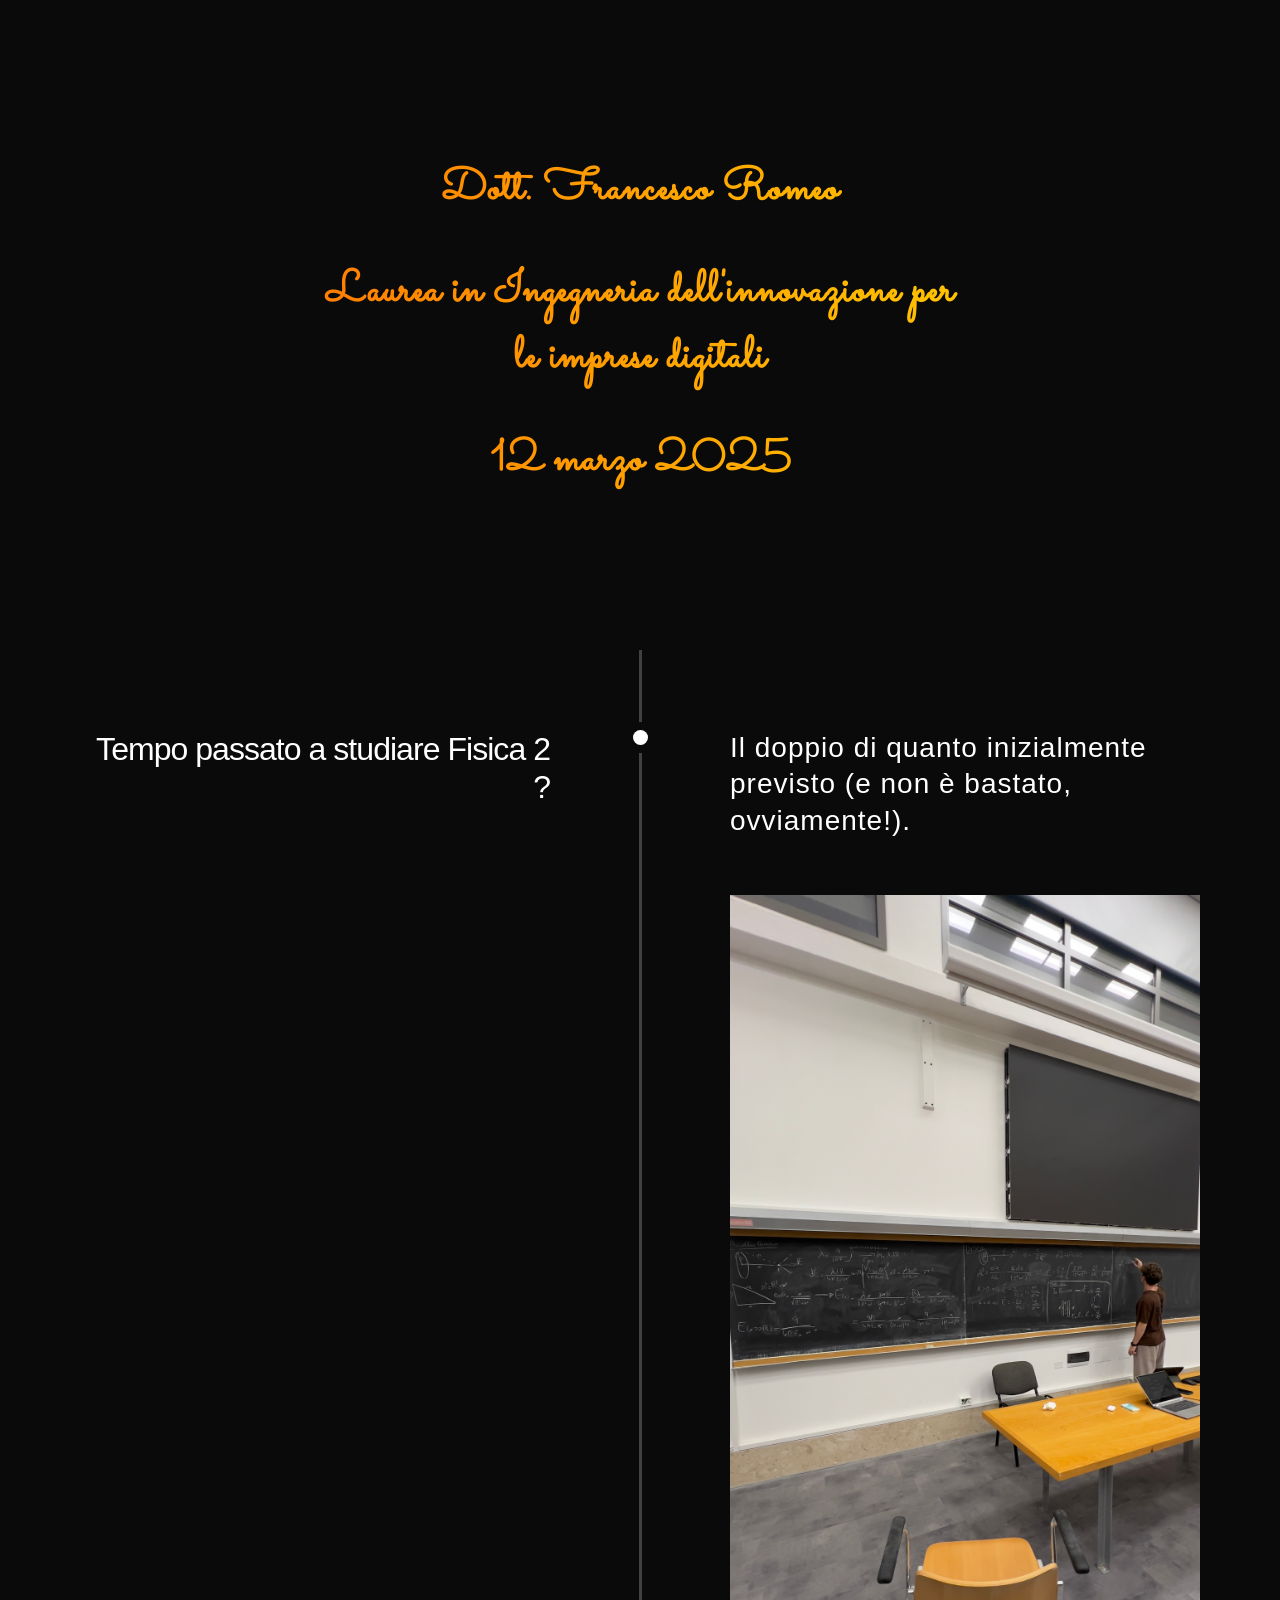
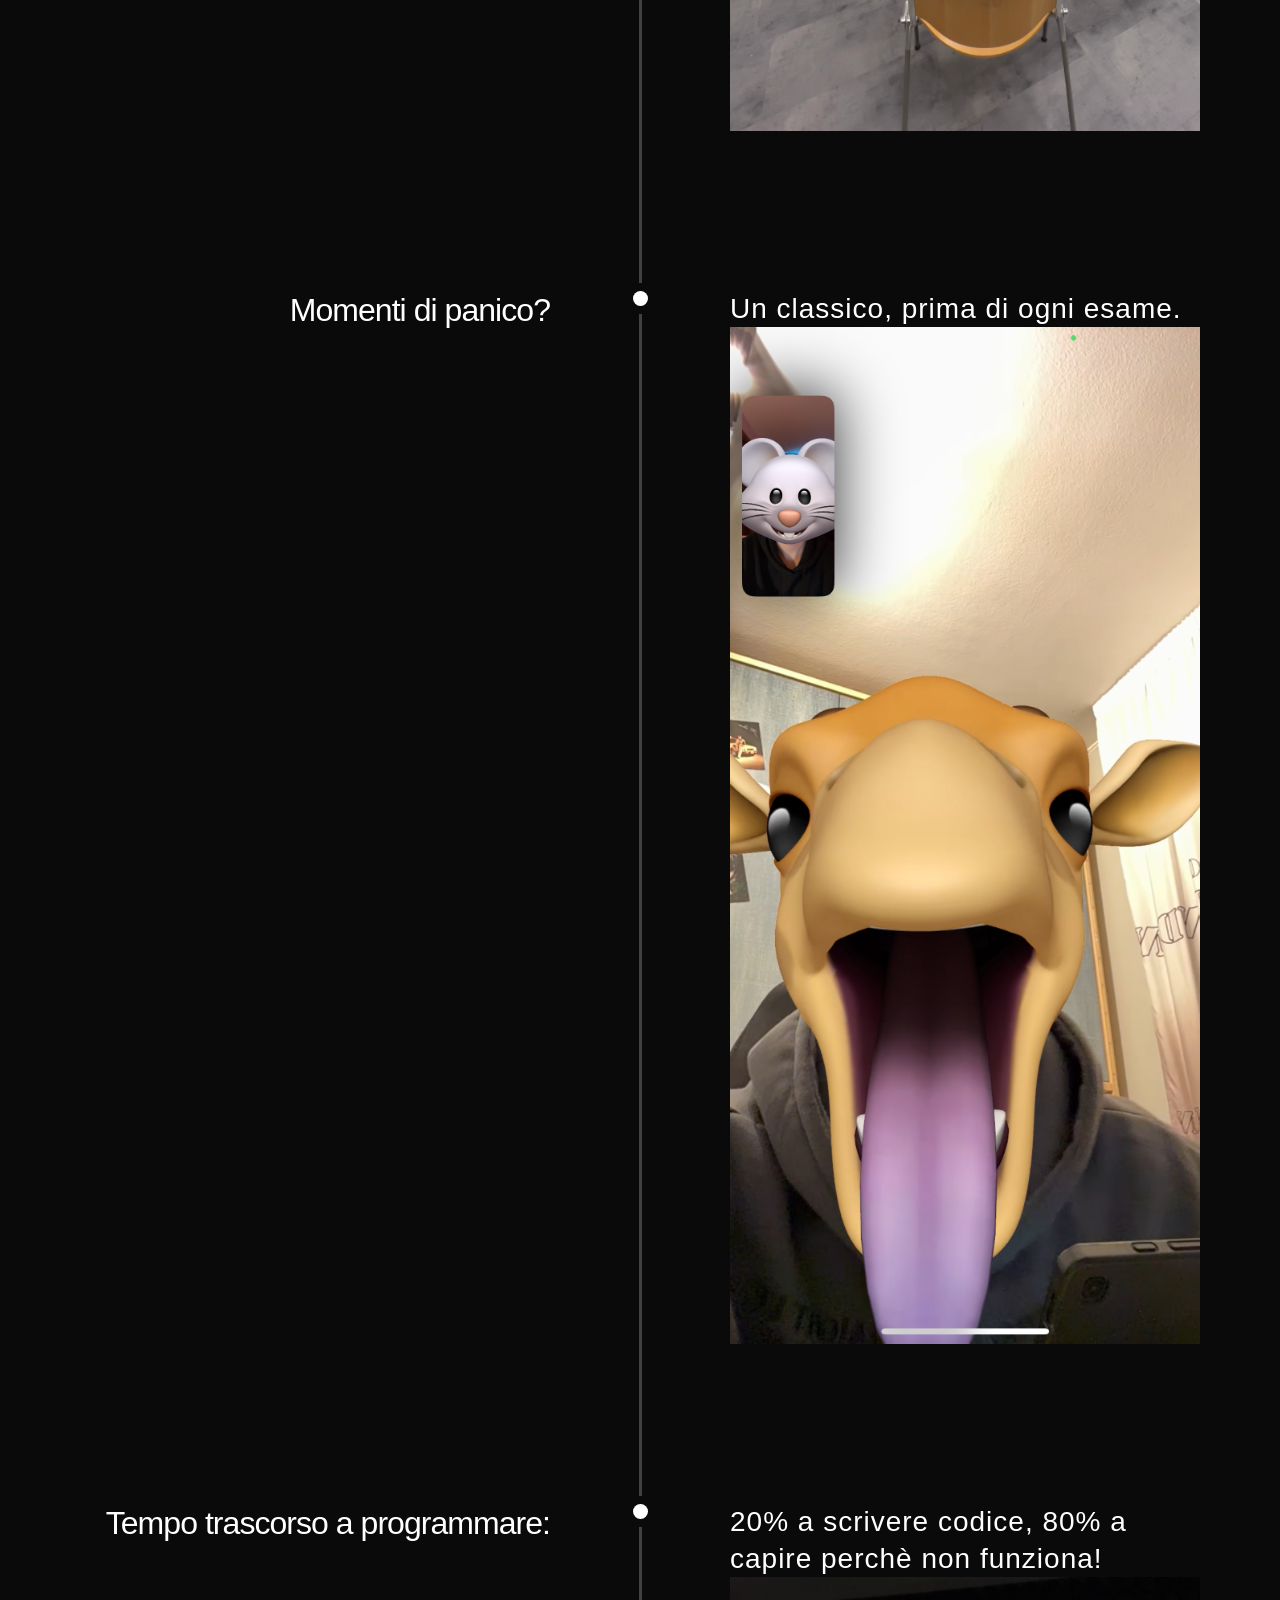
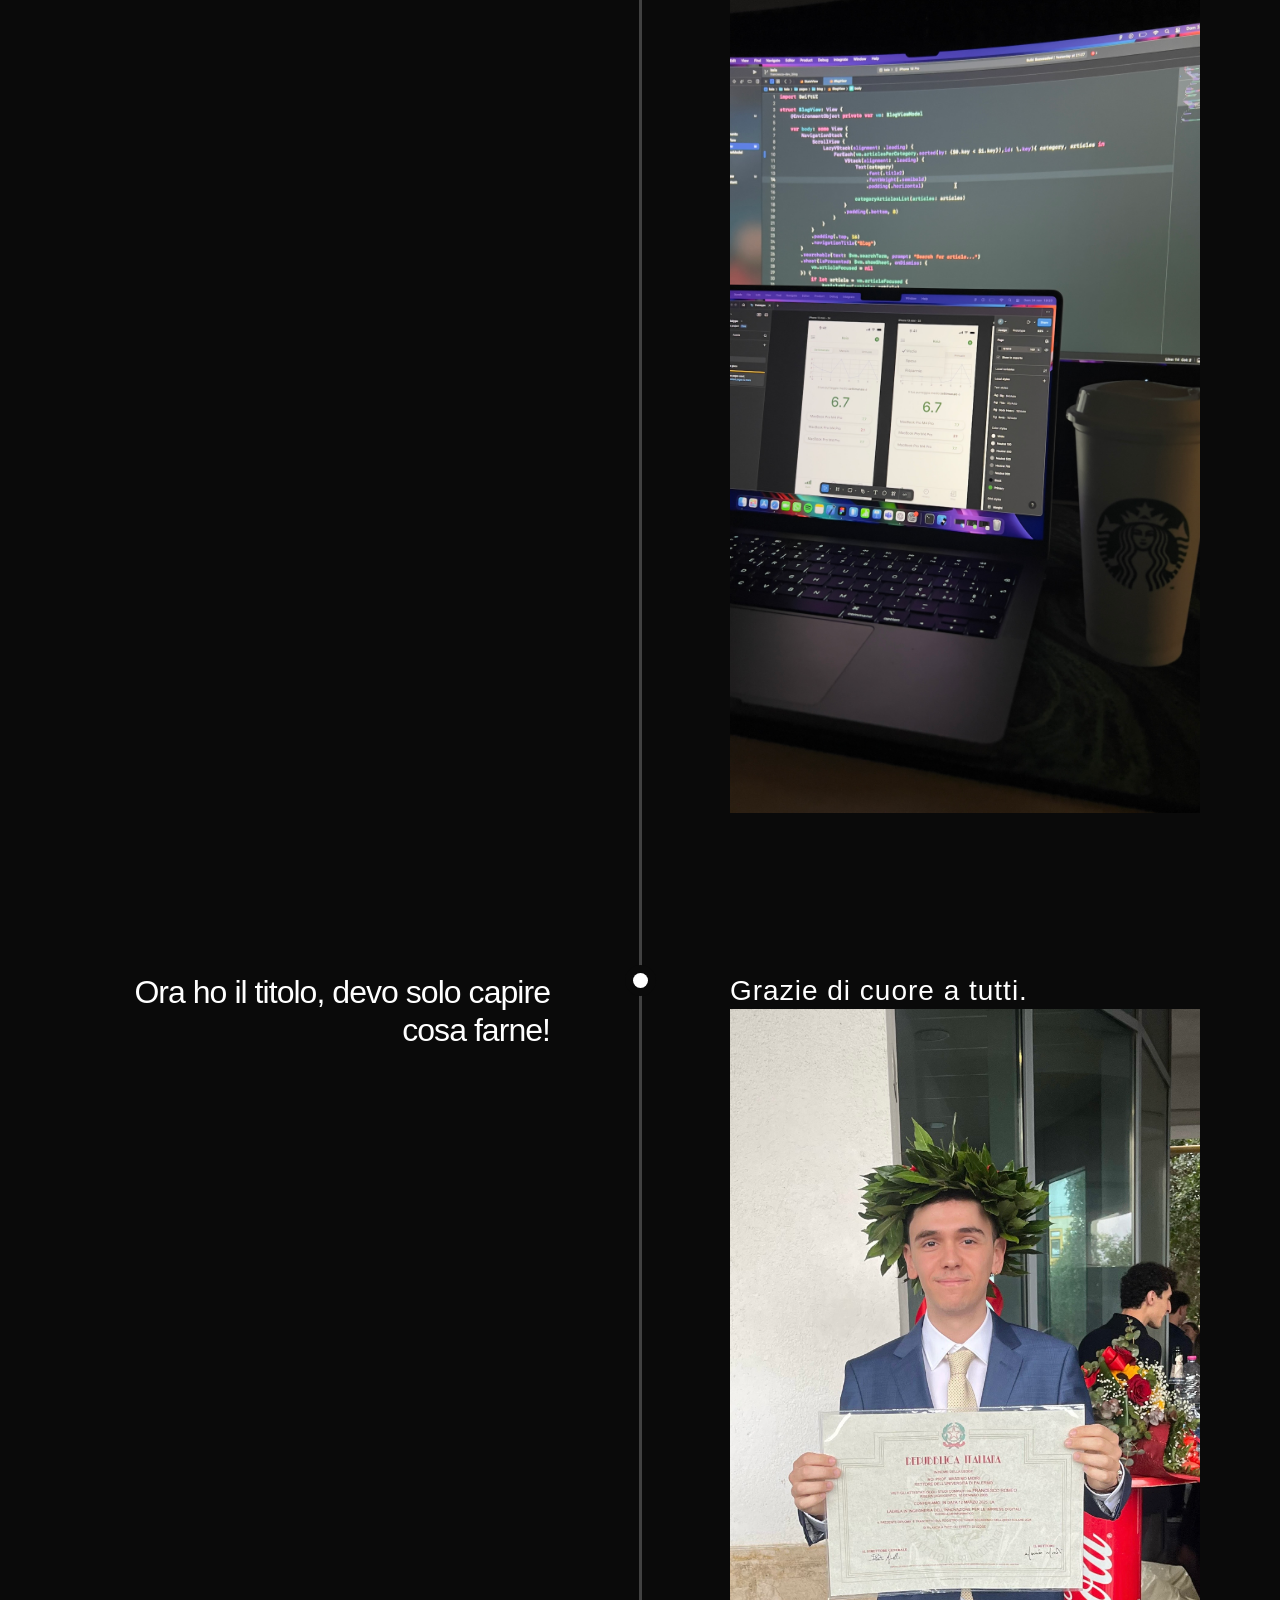
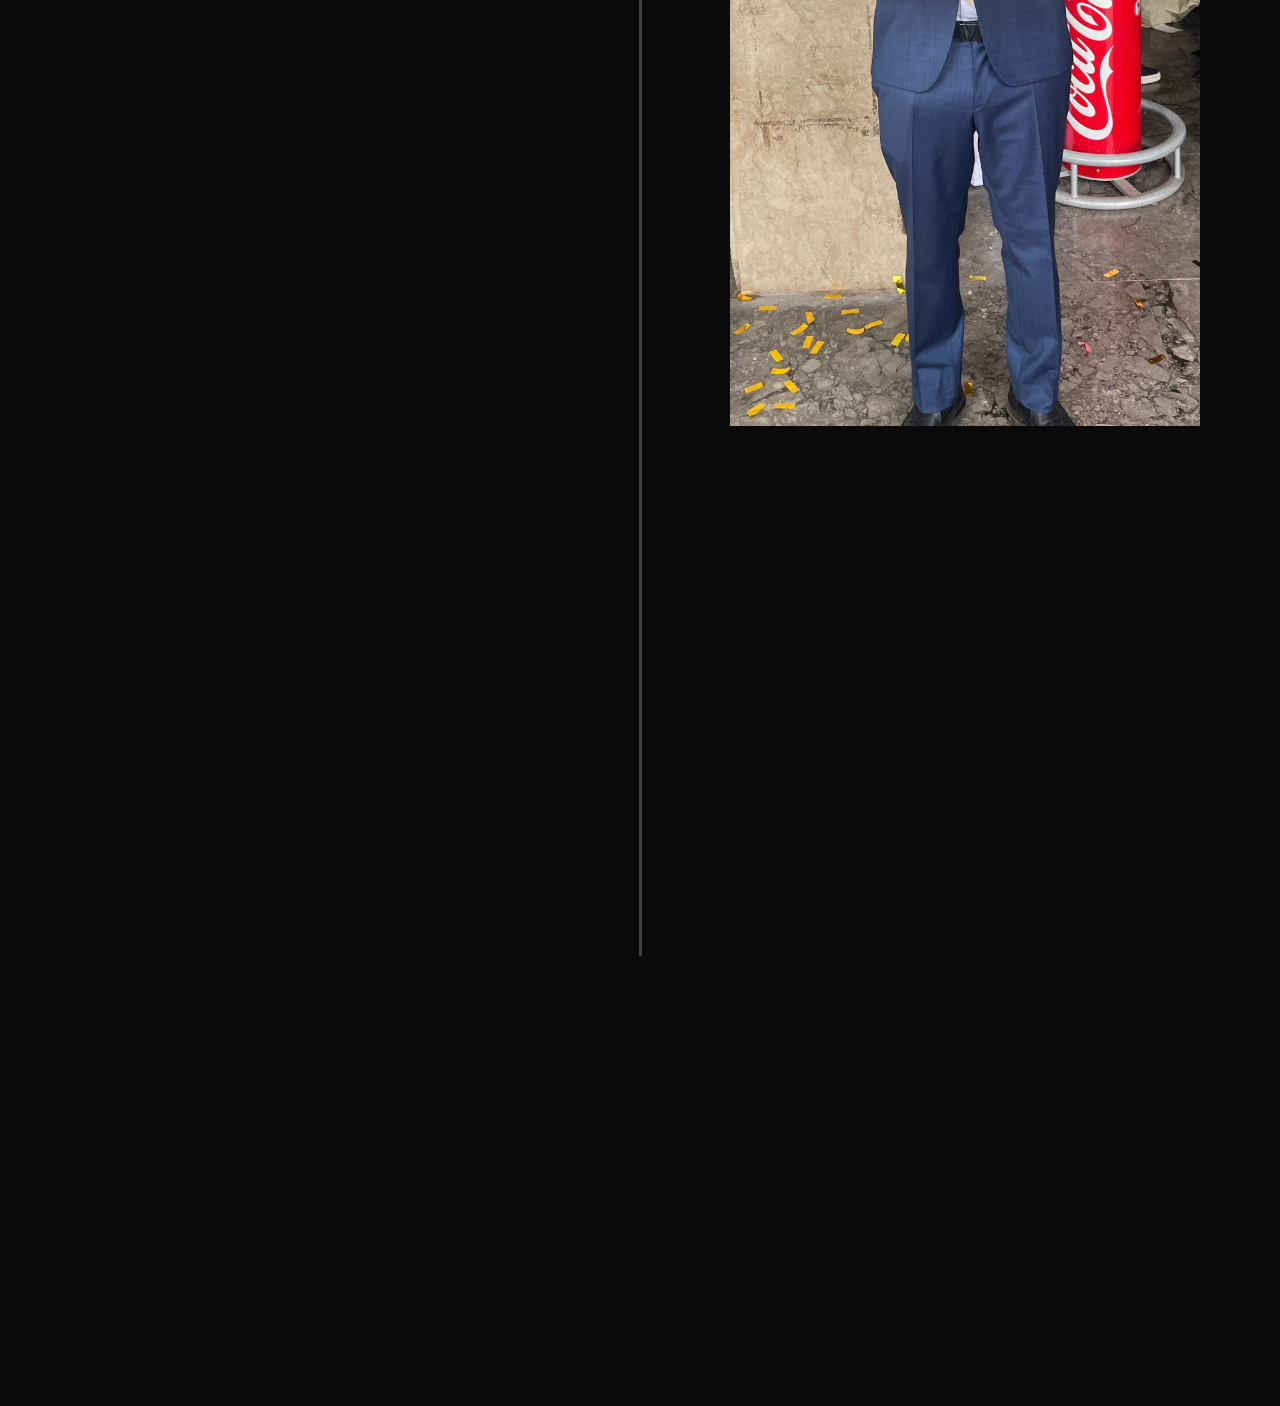
<file: index.html>
<!DOCTYPE html>
<html lang="en">
<head>
    <meta charset="UTF-8">
    <meta name="viewport" content="width=device-width, initial-scale=1.0">
    <title>Timline</title>
    <link href="style.css" rel="stylesheet">
    <link href="https://fonts.googleapis.com/css2?family=Sacramento&display=swap" rel="stylesheet">
    
</head>

<body>
    <div class="contenitore-pagina">
        <div class="intestazione-timeline">
            <div class="contenitore">
                <div class="padding-verticale-grande">
                    <div class="intestazione_principale-timeline">
                        <div class="margine-inferiore-medio">
                            <!-- Intestazione della pagina -->
                            <h2>Dott. Francesco Romeo</h2>
                            <h2>Laurea in Ingegneria dell'innovazione per le imprese digitali</h2>
                            <h2>12 marzo 2025</h2>
                        </div>
                        <p class="paragrafo-sotto_intestazione">
                            <!-- Sotto intestazione della pagina-->
                            
                        </p>
                    </div>
                </div>
            </div>
        </div>
        <div class="sezione-timeline">
                <div class="contenitore">
                    <div class="componente_timeline">
                        <div class="timeline_progress">
                            <div class="timeline_progress_dynamic"></div>
                        </div>
                        <!-- First item -->
                        <div class="timeline_item">
                            <div class="timeline_left">
                                <div class="timeline_left-text">Tempo passato a studiare Fisica 2 ?</div>
                            </div>
                            <div class="timeline_centre">
                                <div class="timeline_circle"></div>
                            </div>
                            <div class="timeline_right">
                                <div class="margin-bottom-xlarge">
                                    <div class="timeline_text">
                                        Il doppio di quanto inizialmente previsto (e non è bastato, ovviamente!).
                                    </div>
                                </div>
                                <div class="timeline_image-wrapper">
                                    <img src="images/fisica_2.JPG" loading="lazy" width="480" alt="Image 1" />
                                  </div>
                                </div>
                            </div>

                            <!-- Second item -->
                            <div class="timeline_item">
                                <div class="timeline_left">
                                    <div class="timeline_left-text">Momenti di panico?</div>
                                </div>
                                <div class="timeline_centre">
                                    <div class="timeline_circle"></div>
                                </div>
                                <div class="timeline_right">
                                    <div class="margin-bottom-medium">
                                        <div class="timeline_text">
                                            <!-- Risposta seconda domanda -->
                                            Un classico, prima di ogni esame.
                                        </div>
                                    </div>
                                    <div class="timeline_image-wrapper">
                                        <img src="images/m_giraf.PNG" loading="lazy" width="480" alt="Image 2" />
                                    </div>
                                </div>
                            </div>

                            <!-- Third item -->
                            <div class="timeline_item">
                                <div class="timeline_left">
                                    <div class="timeline_left-text">Tempo trascorso a programmare:</div>
                                </div>
                                <div class="timeline_centre">
                                    <div class="timeline_circle"></div>
                                </div>
                                <div class="timeline_right">
                                    <div class="margin-bottom-medium">
                                        <div class="timeline_text">
                                            20% a scrivere codice, 80% a capire perchè non funziona!
                                        </div>
                                    </div>
                                    <div class="timeline_image-wrapper">
                                        <img src="images/coding.JPG" loading="lazy" width="480" alt="Image 3" />

                                    </div>
                                </div>
                            </div>
                            
                            <!-- Fourth item -->
                            <div class="timeline_item">
                                <div class="timeline_left">
                                    <div class="timeline_left-text">Ora ho il titolo, devo solo capire cosa farne!</div>
                                </div>
                                <div class="timeline_centre">
                                    <div class="timeline_circle"></div>
                                </div>
                                <div class="timeline_right">
                                    <div class="margin-bottom-medium">
                                        <div class="timeline_text">
                                            Grazie di cuore a tutti.
                                        </div>
                                    </div>
                                    <div class="timeline_image-wrapper">
                                        <img src="images/me.JPG.jpg" loading="lazy" width="480" alt="Image 4" />

                                    </div>
                                </div>
                            </div>
                            <div style="height: 50vh;"></div>
                            <div class="overlay-fade-bottom"></div>
                    </div>
                </div>

                <div style="height: 50vh;"></div>
            </div>
        </div>
    </div>                                
</body>
</html>
</file>
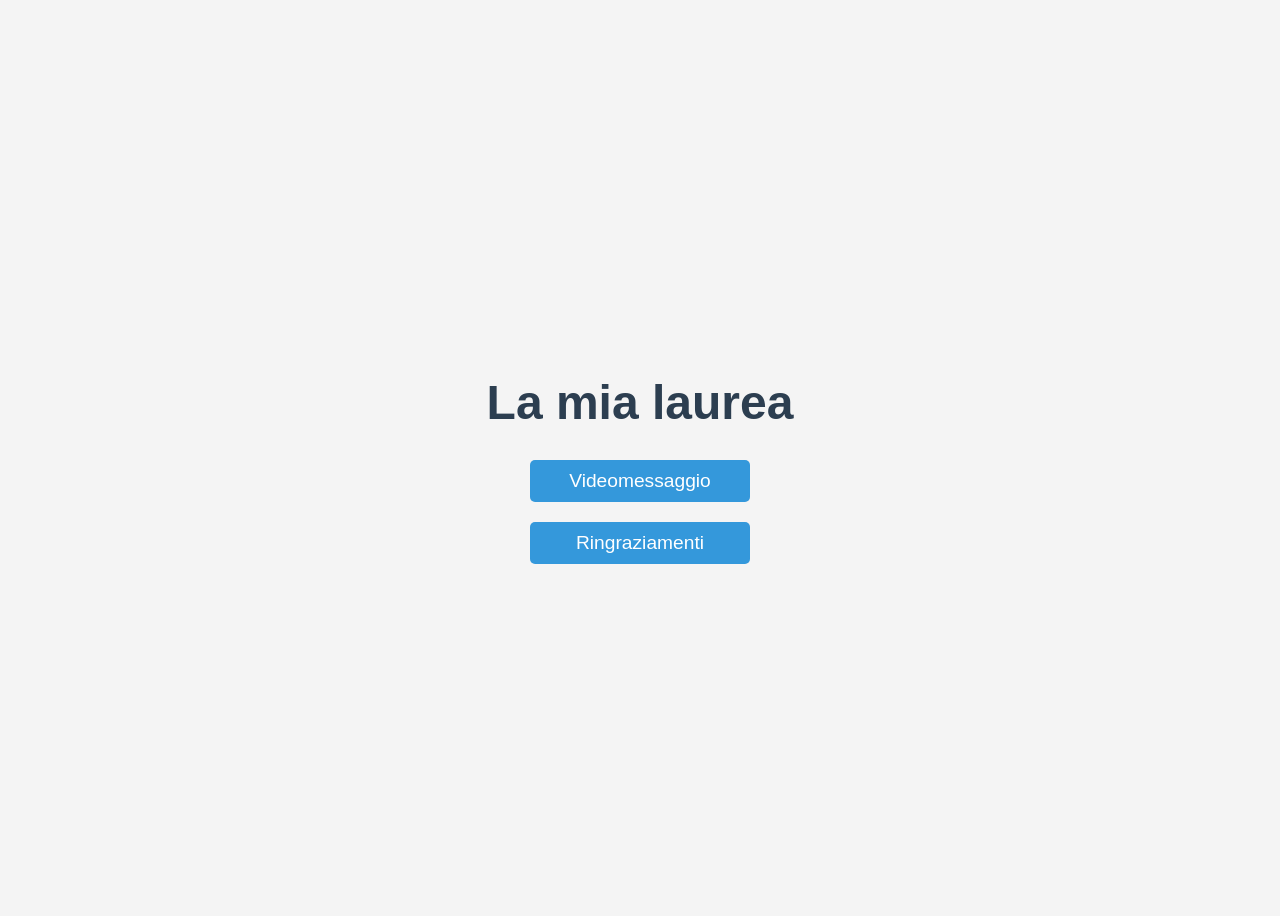
<file: Main/index.html>
<!DOCTYPE html>
<html lang="it">
<head>
    <meta charset="UTF-8">
    <meta name="viewport" content="width=device-width, initial-scale=1.0">
    <title>La mia laurea</title>
    <link rel="stylesheet" href="style.css">
</head>
<body>
    <h1 id="title">La mia laurea</h1>
    
    <a href="videomessaggio.html" class="button">Videomessaggio</a>
    <a href="ringraziamenti.html" class="button">Ringraziamenti</a>

    <script src="script.js"></script>
</body>
</html>
</file>
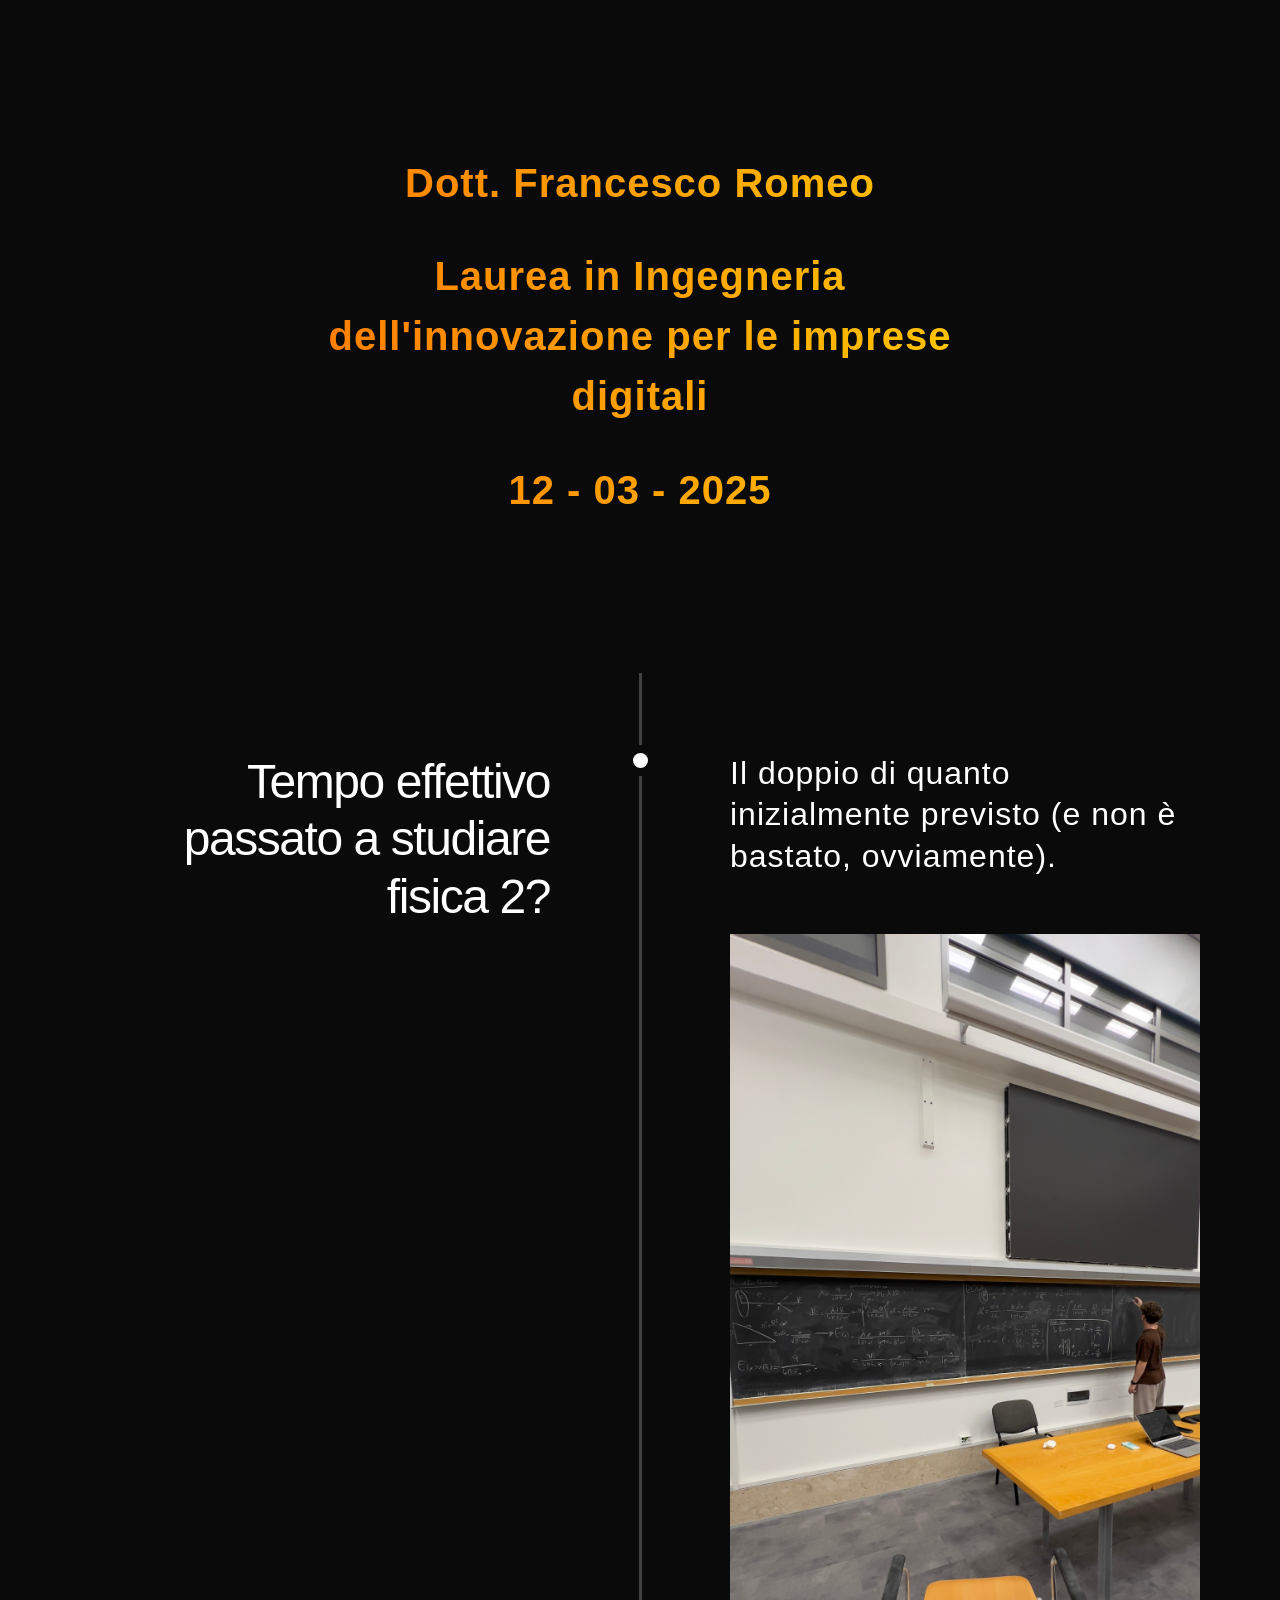
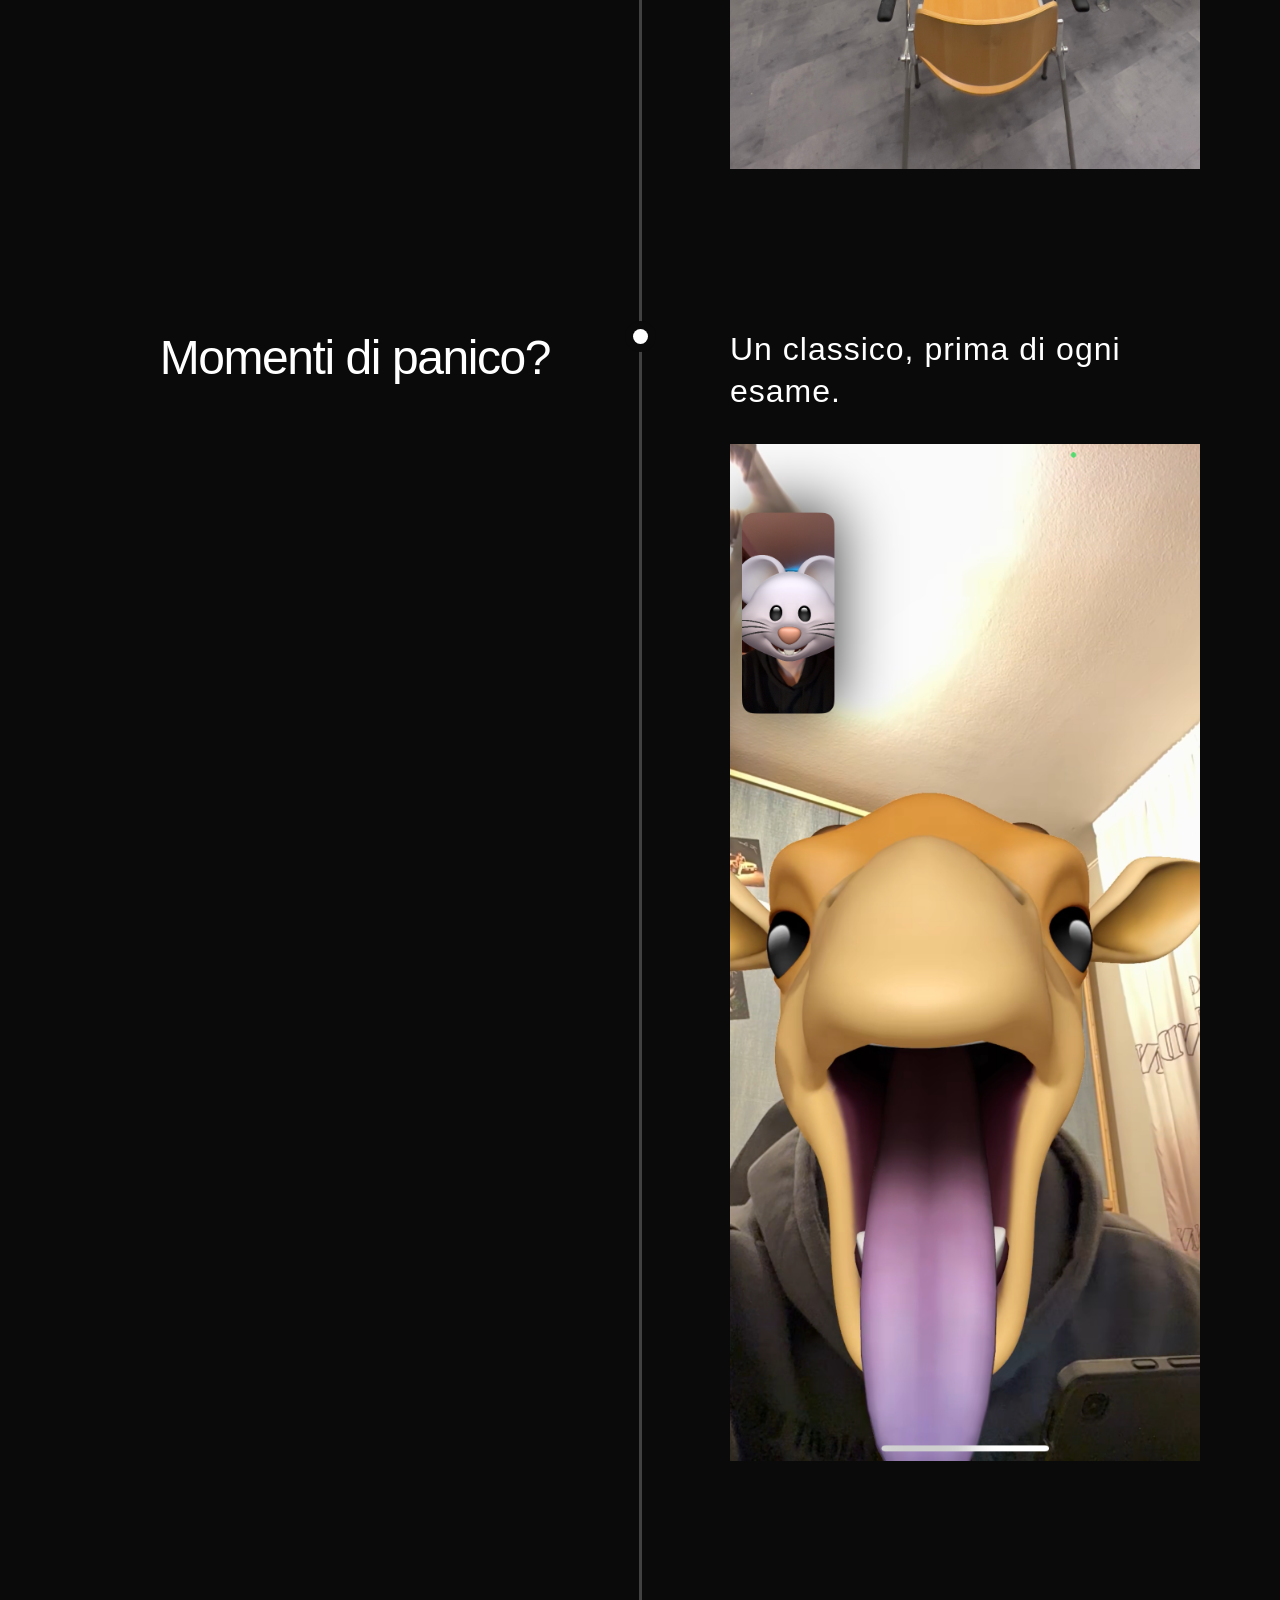
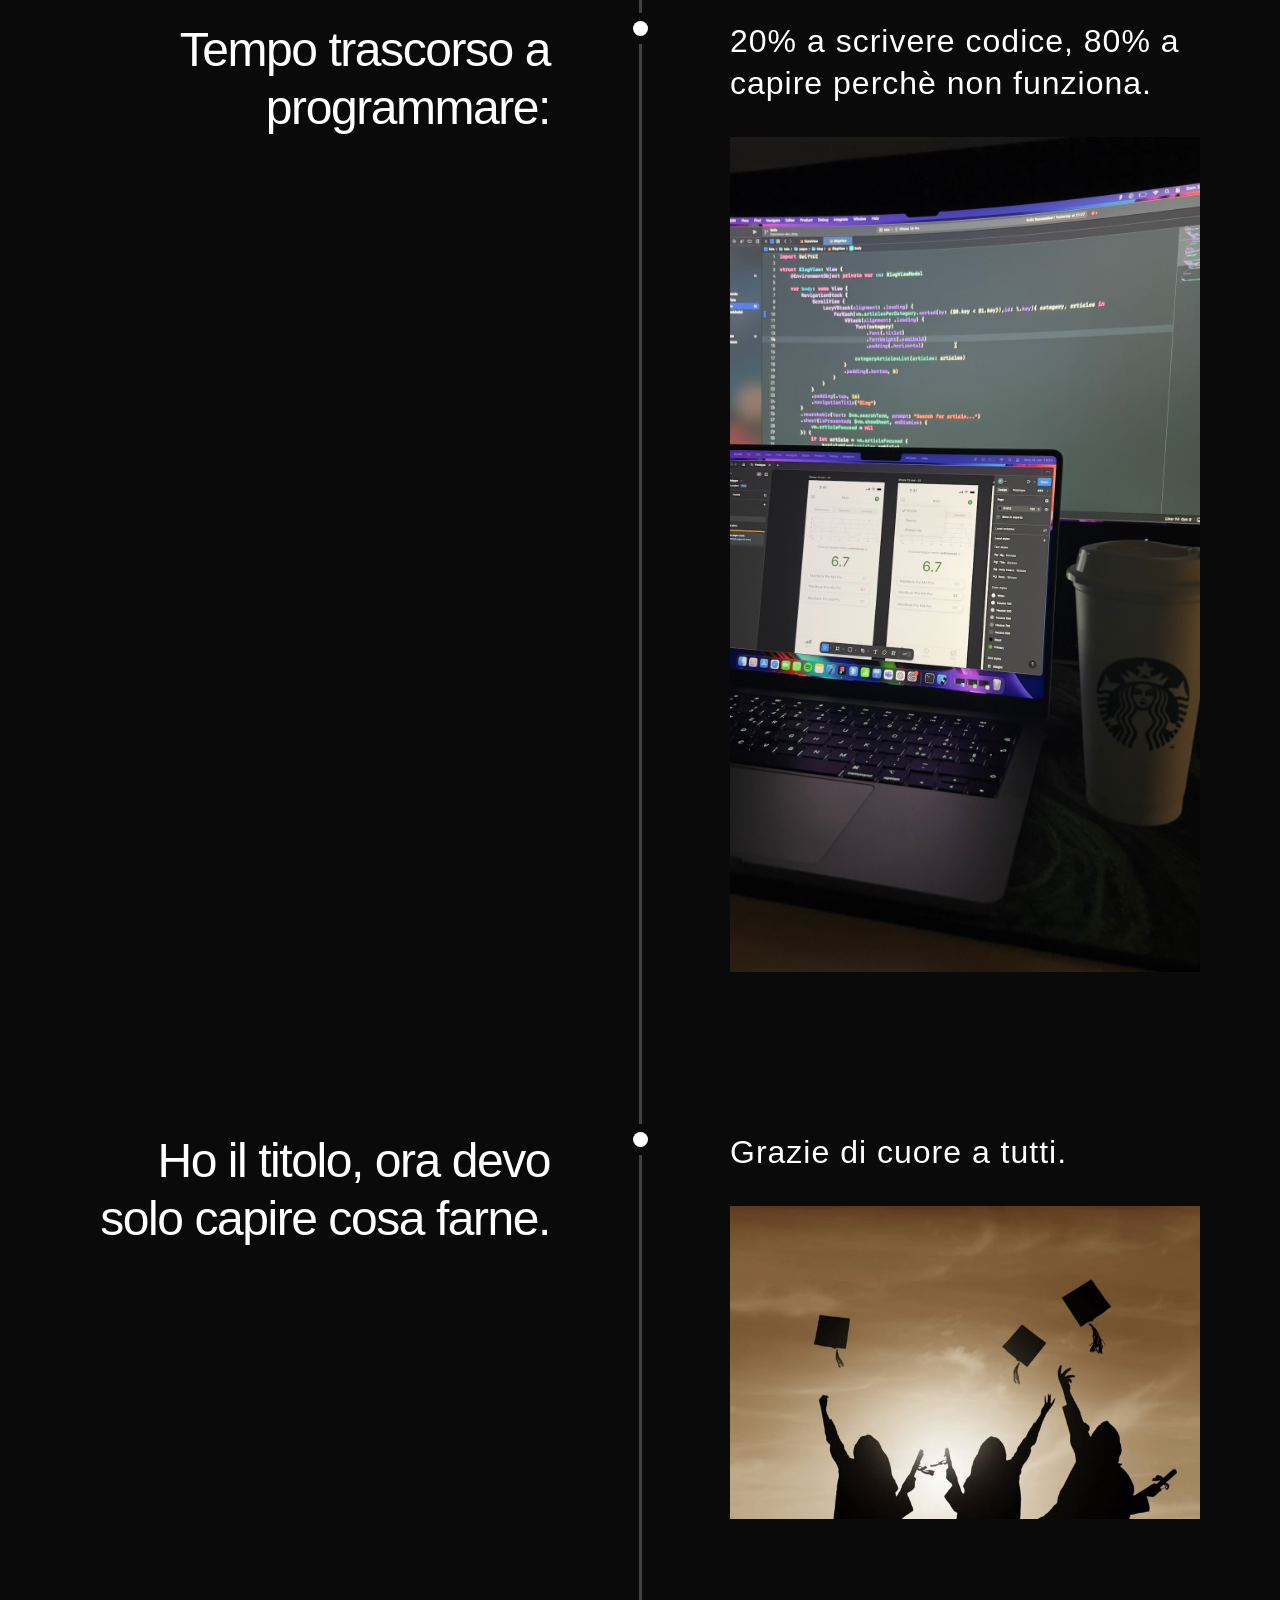
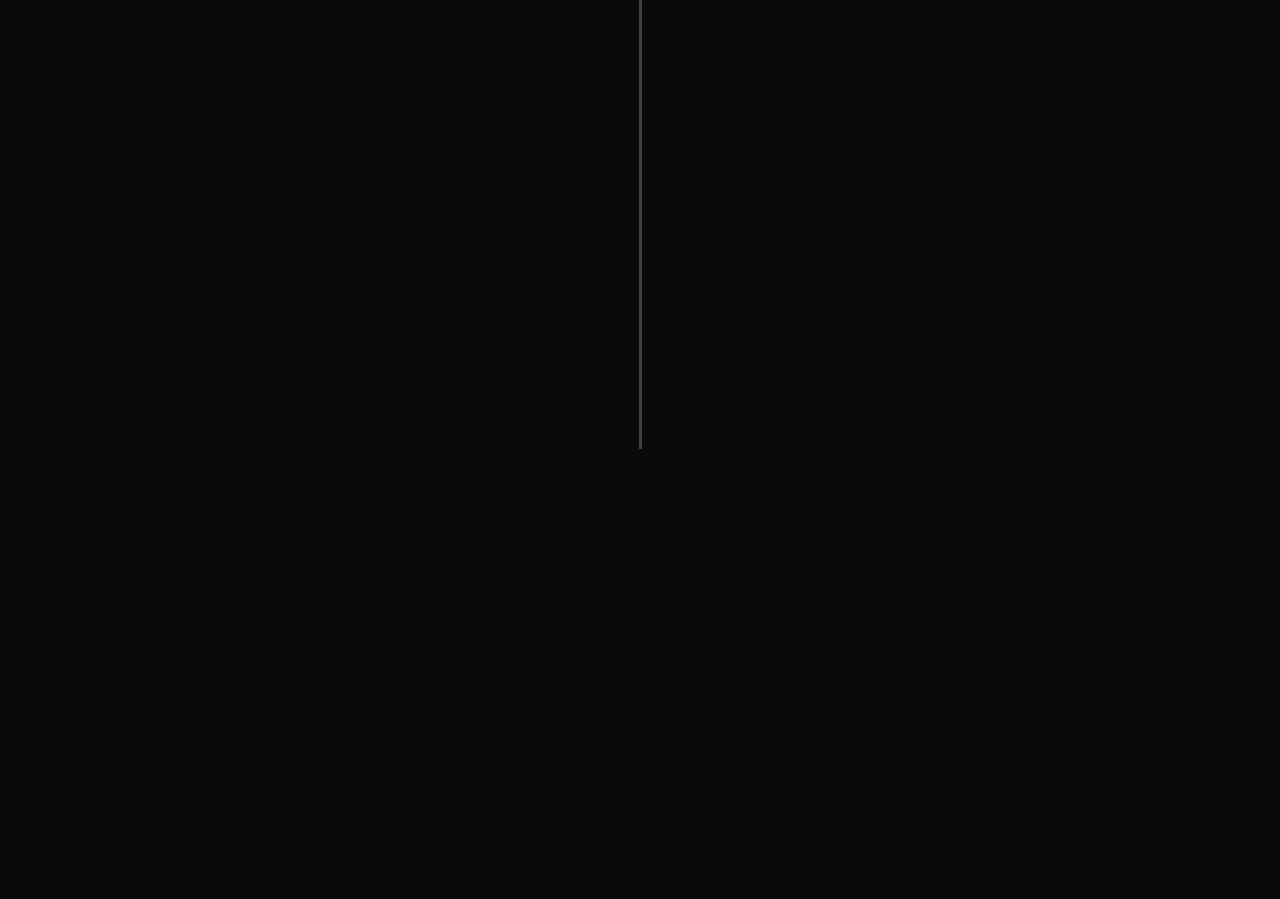
<file: mainFolder/index.html>
<!DOCTYPE html>
<html lang="en">
<head>
    <meta charset="UTF-8">
    <meta name="viewport" content="width=device-width, initial-scale=1.0">
    <title>Timline</title>
    <link href="style/base.css" rel="stylesheet">
    <link href="style/effects.css" rel="stylesheet">
    <link href="style/responsive.css" rel="stylesheet">
    <link href="style/typography.css" rel="stylesheet">
    <link href="style/timeline.css" rel="stylesheet">
    <link href="style/layout.css" rel="stylesheet">
    
</head>

<body>
    <div class="page-wrapper">
        <div class="section-timeline-heading">
            <div class="container">
                <div class="padding-vertical-xlarge">
                    <div class="timeline-main_heading-wrapper">
                        <div class="margin-bottom-medium">
                            <!-- Intestazione della pagina -->
                            <h2>Dott. Francesco Romeo</h2>
                            <h2>Laurea in Ingegneria dell'innovazione per le imprese digitali</h2>
                            <h2>12 - 03 - 2025</h2>
                        </div>
                        <p class="paragraph-large">
                            <!-- Sotto intestazione della pagina-->
                            
                        </p>
                    </div>
                </div>
            </div>
        </div>
        <div class="section-timeline">
                <div class="container">
                    <div class="timeline_component">
                        <div class="timeline_progress">
                            <div class="timeline_progress-bar"></div>
                        </div>
                        <!-- First item -->
                        <div class="timeline_item">
                            <div class="timeline_left">
                                <div class="timeline_date-text">Tempo effettivo passato a studiare fisica 2?</div>
                            </div>
                            <div class="timeline_centre">
                                <div class="timeline_circle"></div>
                            </div>
                            <div class="timeline_right">
                                <div class="margin-bottom-xlarge">
                                    <div class="timeline_text">
                                        Il doppio di quanto inizialmente previsto (e non è bastato, ovviamente).
                                    </div>
                                </div>
                                <div class="timeline_image-wrapper">
                                    <img src="images/fisica_2.JPG" loading="lazy" width="480" alt="Image 1" />
                                  </div>
                                </div>
                            </div>

                            <!-- Second item -->
                            <div class="timeline_item">
                                <div class="timeline_left">
                                    <div class="timeline_date-text">Momenti di panico?</div>
                                </div>
                                <div class="timeline_centre">
                                    <div class="timeline_circle"></div>
                                </div>
                                <div class="timeline_right">
                                    <div class="margin-bottom-medium">
                                        <div class="timeline_text">
                                            <!-- Risposta seconda domanda -->
                                            Un classico, prima di ogni esame.
                                        </div>
                                    </div>
                                    <div class="timeline_image-wrapper">
                                        <img src="images/m_giraf.PNG" loading="lazy" width="480" alt="Image 2" />
                                    </div>
                                </div>
                            </div>

                            <!-- Third item -->
                            <div class="timeline_item">
                                <div class="timeline_left">
                                    <div class="timeline_date-text">Tempo trascorso a programmare:</div>
                                </div>
                                <div class="timeline_centre">
                                    <div class="timeline_circle"></div>
                                </div>
                                <div class="timeline_right">
                                    <div class="margin-bottom-medium">
                                        <div class="timeline_text">
                                            20% a scrivere codice, 80% a capire perchè non funziona.
                                        </div>
                                    </div>
                                    <div class="timeline_image-wrapper">
                                        <img src="images/coding.JPG" loading="lazy" width="480" alt="Image 3" />

                                    </div>
                                </div>
                            </div>
                            
                            <!-- Fourth item -->
                            <div class="timeline_item">
                                <div class="timeline_left">
                                    <div class="timeline_date-text">Ho il titolo, ora devo solo capire cosa farne.</div>
                                </div>
                                <div class="timeline_centre">
                                    <div class="timeline_circle"></div>
                                </div>
                                <div class="timeline_right">
                                    <div class="margin-bottom-medium">
                                        <div class="timeline_text">
                                            Grazie di cuore a tutti.
                                        </div>
                                    </div>
                                    <div class="timeline_image-wrapper">
                                        <img src="images/graduation_pics.JPG" loading="lazy" width="480" alt="Image 4" />

                                    </div>
                                </div>
                            </div>
                            <div style="height: 50vh;"></div>
                            <div class="overlay-fade-bottom"></div>
                    </div>
                </div>

                <div style="height: 50vh;"></div>
            </div>
        </div>
    </div>                                
</body>
</html>
</file>
<file: style.css>
* {
    box-sizing: border-box
}

html {
    height: 100%;
}

body {
    min-height: 100%;
    margin: 0;
    font-family: Arial, sans-serif;
    font-size: 14px;
    letter-spacing: 1px;
    line-height: 1.5;
}

img {
    vertical-align: middle;
    max-width: 100%;
    display: inline-block;
}

h2 {
    font-size: 44px;
    font-family: 'Sacramento', cursive;
    font-style: normal;
    background: #FF7F00;
    background: -webkit-linear-gradient(to right,
            #FF7F00,
            #FFC300);
    background: linear-gradient(to right,
            #FF7F00,
            #FFC300);
    -webkit-background-clip: text;
    -webkit-text-fill-color: transparent;
}

.inline-block {
    max-width: 100%;
    display: inline-block;
}

.contenitore-pagina {
    z-index: 0;
    display: relative;
}

.contenitore {
    width: 90vw;
    max-width: 1360px;
    margin-left: auto;
    margin-right: auto;
}

.margine-inferiore-medio {
    margin-bottom: 32px;
}

.paragrafo-sotto_intestazione {
    letter-spacing: -0.02em;
    font-size: 20px;
}

.intestazione-timeline {
    background-color: #0a0a0a;
}

.padding-verticale-grande {
    padding-top: 120px;
    padding-bottom: 120px;
}

.intestazione_principale-timeline {
    color: #fff;
    text-align: center;
    max-width: 640px;
    margin-left: auto;
    margin-right: auto;
}

.componente_timeline {
    flex-direction: column;
    justify-content: center;
    align-items: center;
    max-width: 1120px;
    margin-left: auto;
    margin-right: auto;
    display: flex;
    position: relative;
}

.timeline_item {
    z-index: 2;
    grid-column-gap: 0px;
    grid-row-gap: 0px;
    grid-template-rows: auto;
    grid-template-columns: 1fr 180px 1fr;
    grid-auto-columns: 1fr;
    padding-top: 80px;
    padding-bottom: 80px;
    display: grid;
    position: relative;
}

.timeline_left {
    text-align: right;
    justify-content: flex-end;
    align-items: stretch;
}

.timeline_centre {
    justify-content: center;
    display: flex;
}

.timeline_left-text {
    color: #fff;
    letter-spacing: -0.03em;
    font-size: 32px;
    font-weight: 500;
    line-height: 1.2;
    position: sticky;
    top: 50vh;
}

.timeline_text {
    color: #fff;
    font-size: 28px;
    font-weight: 500;
    line-height: 1.3;
}

.timeline_circle {
    background-color: #fff;
    border-radius: 100%;
    width: 15px;
    min-width: 15px;
    max-width: 15px;
    height: 15px;
    min-height: 15px;
    max-height: 15px;
    position: sticky;
    top: 50vh;
    box-shadow: 0 0 0 8px #0a0a0a;
}

.timeline_progress {
    z-index: -2;
    background-color: #414141;
    width: 3px;
    height: 100%;
    position: absolute;
}

.timeline_progress_dynamic {
    z-index: -1;
    background: #FF7F00;
    background: -webkit-linear-gradient(to bottom,
            #FF7F00,
            #FFC300);
    background: linear-gradient(to bottom,
            #FF7F00,
            #FFC300);

    width: 3px;
    height: 50vh;
    position: fixed;
    inset: 0 auto 50vh;
}

.sezione-timeline {
    z-index: -3;
    background-color: #0a0a0a;
    position: relative;
}

.margin-bottom-xlarge {
    margin-bottom: 56px;
}

.timeline_link {
    opacity: 0.6;
    color: #fff;
    letter-spacing: 0.8px;
    text-transform: uppercase;
    border-radius: 8px;
    align-items: center;
    font-size: 14px;
    font-weight: 700;
    line-height: 1.3;
    text-decoration: none;
    transition: opacity 0.3s;
    display: flex;
}

.timeline_link:hover {
    opacity: 1;
}

.link-icon {
    width: 20px;
    height: 20px;
    margin-left: 8px;
}

.inline-block {
    display: inline-block;
}

.text-colour-lightgrey {
    color: #ffffffa6
}

.overlay-fade-top {
    background-image: linear-gradient(#0a0a0a, #0a0a0a00);
    height: 80px;
    position: absolute;
    inset: 0% 0% auto;
}

.overlay-fade-top {
    background-image: linear-gradient(to top, #0a0a0a, #0a0a0a00);
    height: 80px;
    position: absolute;
    inset: 0% 0%;
}

@media screen and (max-width:767px) {
    h2 {
        font-size: 34px;
    }

    .paragrafo-sotto_intestazione {
        font-size: 18px;
    }

    .padding-verticale-grande {
        padding-top: 80px;
        padding-bottom: 80px;
    }

    .timeline_item {
        grid-template-columns: 64px 1fr;
        width: 100%;
    }

    .timeline_left {
        text-align: left;
        grid-area: 1 / 2 / 2 / 3;
    }

    .timeline_centre {
        justify-content: flex-start;
        grid-area: 1 / 1 / 3 / 2;
    }

    .timeline_right {
        grid-area: span 1 / span 1 / span 1 / span 1;
    }

    .timeline_left-text {
        margin-bottom: 24px;
        font-size: 32px;
    }

    .timeline_text {
        font-size: 28px;
    }

    .timeline_progress {
        left: 6px;
    }

    .margin-bottom-xlarge {
        margin-bottom: 48px;
    }
}
</file>
<file: Main/style.css>
body {
    display: flex;
    flex-direction: column;
    justify-content: center;
    align-items: center;
    height: 100vh;
    background-color: #f4f4f4;
    font-family: Arial, sans-serif;
}

h1 {
    font-size: 3rem;
    color: #2c3e50;
    opacity: 0;
    animation: fadeIn 2s ease-in-out forwards;
    margin-bottom: 20px;
}

@keyframes fadeIn {
    from {
        opacity: 0;
        transform: translateY(-20px);
    }

    to {
        opacity: 1;
        transform: translateY(0);
    }
}

.button {
    display: inline-block !important;
    width: 200px !important;
    padding: 10px !important;
    margin: 10px !important;
    font-size: 1.2rem !important;
    color: white !important;
    background-color: #3498db !important;
    border: none !important;
    border-radius: 5px !important;
    cursor: pointer !important;
    text-align: center !important;
    text-decoration: none !important;
    /* Rimuove il sottolineato */
    transition: background 0.3s !important;
}


.button:hover {
    background-color: #2980b9;
}
</file>
<file: mainFolder/style/base.css>
* {
    box-sizing: border-box;
}

html {
    height: 100%;
}

body {
    min-height: 100%;
    margin: 0;
    font-family: Arial, sans-serif;
    font-size: 14px;
    letter-spacing: 1px;
    line-height: 1.5;
}

img {
    vertical-align: middle;
    max-width: 100%;
    display: inline-block;
}
</file>
<file: mainFolder/style/effects.css>
.overlay-fade-top {
    background-image: linear-gradient(to top, #0a0a0a, #0a0a0a00);
    height: 80px;
    position: absolute;
    inset: 0% 0%;
}
</file>
<file: mainFolder/style/responsive.css>
@media screen and (max-width: 767px) {
    h2 {
        font-size: 40px;
    }

    .paragraph-large {
        font-size: 18px;
    }

    .padding-vertical-xlarge {
        padding-top: 80px;
        padding-bottom: 80px;
    }

    .timeline_item {
        grid-template-columns: 64px 1fr;
        width: 100%;
    }

    .timeline_left {
        text-align: left;
        grid-area: 1 / 2 / 2 / 3;
    }

    .timeline_centre {
        justify-content: flex-start;
        grid-area: 1 / 1 / 3 / 2;
    }

    .timeline_right {
        grid-area: span 1 / span 1 / span 1 / span 1;
    }

    .timeline_date-text {
        margin-bottom: 24px;
        font-size: 36px;
    }

    .timeline_text {
        font-size: 20px;
    }

    .timeline_progress {
        left: 6px;
    }

    .margin-bottom-xlarge {
        margin-bottom: 48px;
    }
}
</file>
<file: mainFolder/style/typography.css>
h2 {
    font-size: 40px;
    background: linear-gradient(to right, #FF7F00, #FFC300);
    -webkit-background-clip: text;
    -webkit-text-fill-color: transparent;
}

.paragraph-large {
    letter-spacing: -0.02em;
    font-size: 20px;
}

.timeline_date-text {
    color: #fff;
    letter-spacing: -0.03em;
    font-size: 48px;
    font-weight: 500;
    line-height: 1.2;
    position: sticky;
    top: 50vh;
}

.timeline_text {
    color: #fff;
    font-size: 32px;
    font-weight: 500;
    line-height: 1.3;
}

.text-colour-lightgrey {
    color: #ffffffa6;
}
</file>
<file: mainFolder/style/timeline.css>
.section-timeline {
    z-index: -3;
    background-color: #0a0a0a;
    position: relative;
}

.section-timeline-heading {
    background-color: #0a0a0a;
}

.timeline-main_heading-wrapper {
    color: #fff;
    text-align: center;
    max-width: 640px;
    margin-left: auto;
    margin-right: auto;
}

.timeline_component {
    flex-direction: column;
    justify-content: center;
    align-items: center;
    max-width: 1120px;
    margin-left: auto;
    margin-right: auto;
    display: flex;
    position: relative;
}

.timeline_item {
    z-index: 2;
    grid-template-columns: 1fr 180px 1fr;
    padding-top: 80px;
    padding-bottom: 80px;
    display: grid;
    position: relative;
}

.timeline_left {
    text-align: right;
    justify-content: flex-end;
    align-items: stretch;
}

.timeline_centre {
    justify-content: center;
    display: flex;
}

.timeline_circle {
    background-color: #fff;
    border-radius: 100%;
    width: 15px;
    height: 15px;
    position: sticky;
    top: 50vh;
    box-shadow: 0 0 0 8px #0a0a0a;
}

.timeline_progress {
    z-index: -2;
    background-color: #414141;
    width: 3px;
    height: 100%;
    position: absolute;
}

.timeline_progress-bar {
    z-index: -1;
    background: linear-gradient(to bottom, #FF7F00, #FFC300);
    width: 3px;
    height: 50vh;
    position: fixed;
    inset: 0 auto 50vh;
}

.timeline_link {
    opacity: 0.6;
    color: #fff;
    text-transform: uppercase;
    font-weight: 700;
    text-decoration: none;
    transition: opacity 0.3s;
    display: flex;
}

.timeline_link:hover {
    opacity: 1;
}

.link-icon {
    width: 20px;
    height: 20px;
    margin-left: 8px;
}
</file>
<file: mainFolder/style/layout.css>
.page-wrapper {
    z-index: 0;
    display: relative;
}

.container {
    width: 90vw;
    max-width: 1360px;
    margin-left: auto;
    margin-right: auto;
}

.margin-bottom-medium {
    margin-bottom: 32px;
}

.margin-bottom-xlarge {
    margin-bottom: 56px;
}

.padding-vertical-xlarge {
    padding-top: 120px;
    padding-bottom: 120px;
}
</file>
